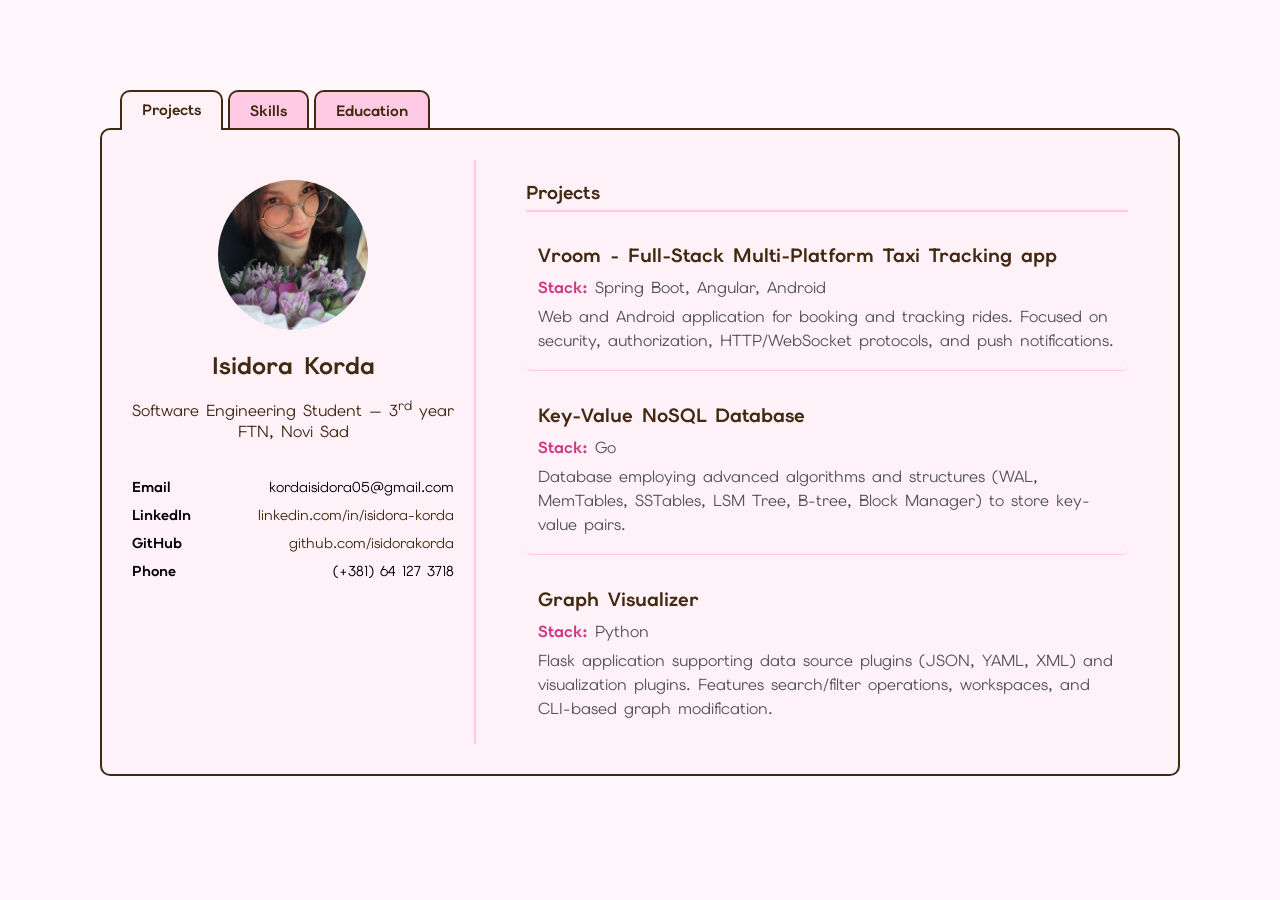
<file: index.html>
<!DOCTYPE html>
<html lang="en">

<head>
  <meta charset="UTF-8">
  <meta name="viewport" content="width=device-width, initial-scale=1.0">
  <title>Isidora Korda | Portfolio</title>
  <link rel="stylesheet" href="styles.css">
</head>

<body>

  <div class="portfolio-wrapper">

    <div class="tabs-container">
      <button class="tab-link" onclick="loadContent('projects', this)">Projects</button>
      <button class="tab-link" onclick="loadContent('skills', this)">Skills</button>
      <button class="tab-link" onclick="loadContent('education', this)">Education</button>
    </div>

    <div class="main-container">

      <aside class="left-column">
        <div class="avatar-placeholder">
          <img class="profile-pic" src="./assets/profile-pic.jpg" alt="Profile Picture">
        </div>
        <div class="profile-text">
          <h1>Isidora Korda</h1>
          <p>Software Engineering Student — 3<sup>rd</sup> year<br>FTN, Novi Sad</p>
        </div>
        <div class="contact-info">
          <div class="contact-item">
            <span>Email</span>
            <span>kordaisidora05@gmail.com</span>
          </div>
          <div class="contact-item">
            <span>LinkedIn</span>
            <a href="https://linkedin.com/in/isidora-korda" target="_blank">linkedin.com/in/isidora-korda</a>
          </div>
          <div class="contact-item">
            <span>GitHub</span>
            <a href="https://github.com/isidorakorda" target="_blank">github.com/isidorakorda</a>
          </div>
          <div class="contact-item">
            <span>Phone</span>
            <span>(+381) 64 127 3718</span>
          </div>
        </div>
      </aside>

      <main class="right-column">
        <div id="content-container" class="content-panel"></div>
      </main>

    </div>
  </div>

  <script>
    async function loadContent(page, btn) {
      const panel = document.getElementById('content-container');

      try {
        const response = await fetch(`components/${page}.html`);
        const content = await response.text();
        panel.innerHTML = content;
      } catch {
        panel.textContent = 'Failed to load content.';
      }

      panel.classList.remove('fade');
      void panel.offsetWidth;
      panel.classList.add('fade');

      document.querySelectorAll('.tab-link').forEach(t => t.classList.remove('active'));
      btn.classList.add('active');
    }

    window.onload = () => {
      loadContent('projects', document.querySelector('.tab-link'));
    };
  </script>

</body>

</html>
</file>
<file: styles.css>
@import url('https://fonts.googleapis.com/css2?family=Elms+Sans:ital,wght@0,100..900;1,100..900&display=swap');

* {
  box-sizing: border-box;
  font-family: "Elms Sans", sans-serif;
}

body {
  background-color: #fff7fb;
  display: flex;
  justify-content: center;
  align-items: center;
  height: 100vh;
  margin: 0;
  padding: 0 20px;
}


.portfolio-wrapper {
  display: flex;
  flex-direction: column;
  height: 80%;
  width: 120vh;
}

.main-container {
  display: flex;
  background-color: #fff1f8;
  border: 2px solid #422a12;
  border-radius: 10px;
  padding: 30px;
  position: relative;
  height: 90%;
  z-index: 2;
}


.left-column {
  min-width: fit-content;
  border-right: 2px solid #ffcae4;
  padding-right: 20px;
  padding-top: 20px;
  display: flex;
  flex-direction: column;
  align-items: center;
}

.avatar-placeholder {
  width: 150px;
  height: 150px;
  background-color: #ddd;
  border-radius: 50%;
  display: flex;
  justify-content: center;
  align-items: center;
  margin-bottom: 20px;
  overflow: hidden;
  transition: box-shadow 0.25s ease, transform 0.25s ease;
}

.avatar-placeholder:hover {
  box-shadow: 0 6px 20px rgba(214, 51, 132, 0.2);
  transform: scale(1.03);
}

.profile-pic {
  width: 100%;
  height: 100%;
  object-fit: cover;
}

.profile-text {
  text-align: center;
  margin-bottom: 20px;
  color: #422a12;
}

.profile-text h1 {
  margin: 0;
  font-size: 1.5rem;
}

.contact-info {
  width: 100%;
  display: flex;
  flex-direction: column;
  gap: 10px;
  font-size: 0.9rem;
}

.contact-item {
  display: flex;
  justify-content: space-between;
  width: 100%;
}

.contact-item span:first-child {
  font-weight: bold;
}


.right-column {
  flex-grow: 1;
  padding-left: 30px;
  display: flex;
  flex-direction: column;
  height: 100%;
}

.content-panel {
  padding: 20px;
  background-color: #fff1f8;
  color: #888;
  flex-grow: 1;
  overflow-y: auto;
}


.tabs-container {
  display: flex;
  margin-left: 20px;
  gap: 5px;
  margin-bottom: -2px;
}

.tab-link {
  padding: 8px 20px;
  background-color: #ffcae4;
  border: 2px solid #422a12;
  border-bottom: none;
  border-radius: 10px 10px 0 0;
  cursor: pointer;
  font-weight: bold;
  color: #422a12;
  font-size: 15px;
  z-index: 1;
  transition: background-color 0.2s ease, transform 0.15s ease;
}

.tab-link:hover:not(.active) {
  background-color: #ffdcee;
  transform: translateY(-2px);
}

.tab-link.active {
  background-color: #fff1f8;
  z-index: 3;
  padding-bottom: 10px;
}


.content-panel h3 {
  border-bottom: 2px solid #ffcae4;
  padding-bottom: 5px;
  margin-top: 0;
  color: #422a12;
}


.project {
  border-bottom: 1px solid #ffcae4;
  padding-bottom: 20px;
  margin-bottom: 20px;
  border-radius: 6px;
  transition: transform 0.2s ease, background-color 0.2s ease;
  padding: 12px;
}

.project:last-child {
  border-bottom: none;
}

.project:hover {
  transform: translateX(4px);
}

.project h4 {
  margin: 0 0 8px 0;
  color: #422a12;
  font-size: 1.2rem;
}

.project p {
  margin: 5px 0;
  color: #555;
  line-height: 1.5;
}

.project strong {
  color: #d63384;
}

.education-item {
  margin-bottom: 25px;
  border-bottom: 1px solid #ffcae4;
  padding-bottom: 20px;
  padding: 10px;
  border-radius: 6px;
  transition: transform 0.2s ease, background-color 0.2s ease;
}


.education-item:last-child {
  border-bottom: none;
}

.education-item:hover {
  transform: translateX(4px);
}

.education-item h4 {
  margin: 0 0 5px 0;
  color: #d63384;
  font-size: 1.1rem;
}

.education-item p {
  margin: 0;
  color: #555;
  line-height: 1.4;
}

.skill-section {
  border-bottom: 1px solid #ffcae4;
  padding-bottom: 20px;
  margin-bottom: 25px;
  padding: 10px;
  border-radius: 6px;
  transition: transform 0.2s ease, background-color 0.2s ease;
}

.skill-section:last-child {
  border-bottom: none;
}

.skill-section:hover {
  transform: translateX(4px);
}

.skill-section h4 {
  margin: 0 0 5px 0;
  color: #d63384;
  font-size: 1.1rem;
}

.skill-section p {
  margin: 5px 0;
  color: #422a12;
  font-weight: 500;
}

a {
  color: #422a12;
  text-decoration: none;
  transition: color 0.2s ease;
}

a:hover {
  color: #d63384;
}

@keyframes fadeIn {
  from {
    opacity: 0;
    transform: translateY(6px);
  }

  to {
    opacity: 1;
    transform: translateY(0);
  }
}

.content-panel.fade {
  animation: fadeIn 0.25s ease forwards;
}

.content-panel::-webkit-scrollbar {
  width: 6px;
}
 
.content-panel::-webkit-scrollbar-track {
  background: #ffdcee;
  border-radius: 999px;
}
 
.content-panel::-webkit-scrollbar-thumb {
  background: #dd6ba6;
  border-radius: 999px;
}
 
.content-panel::-webkit-scrollbar-thumb:hover {
  background: #c0558c;
}
</file>
